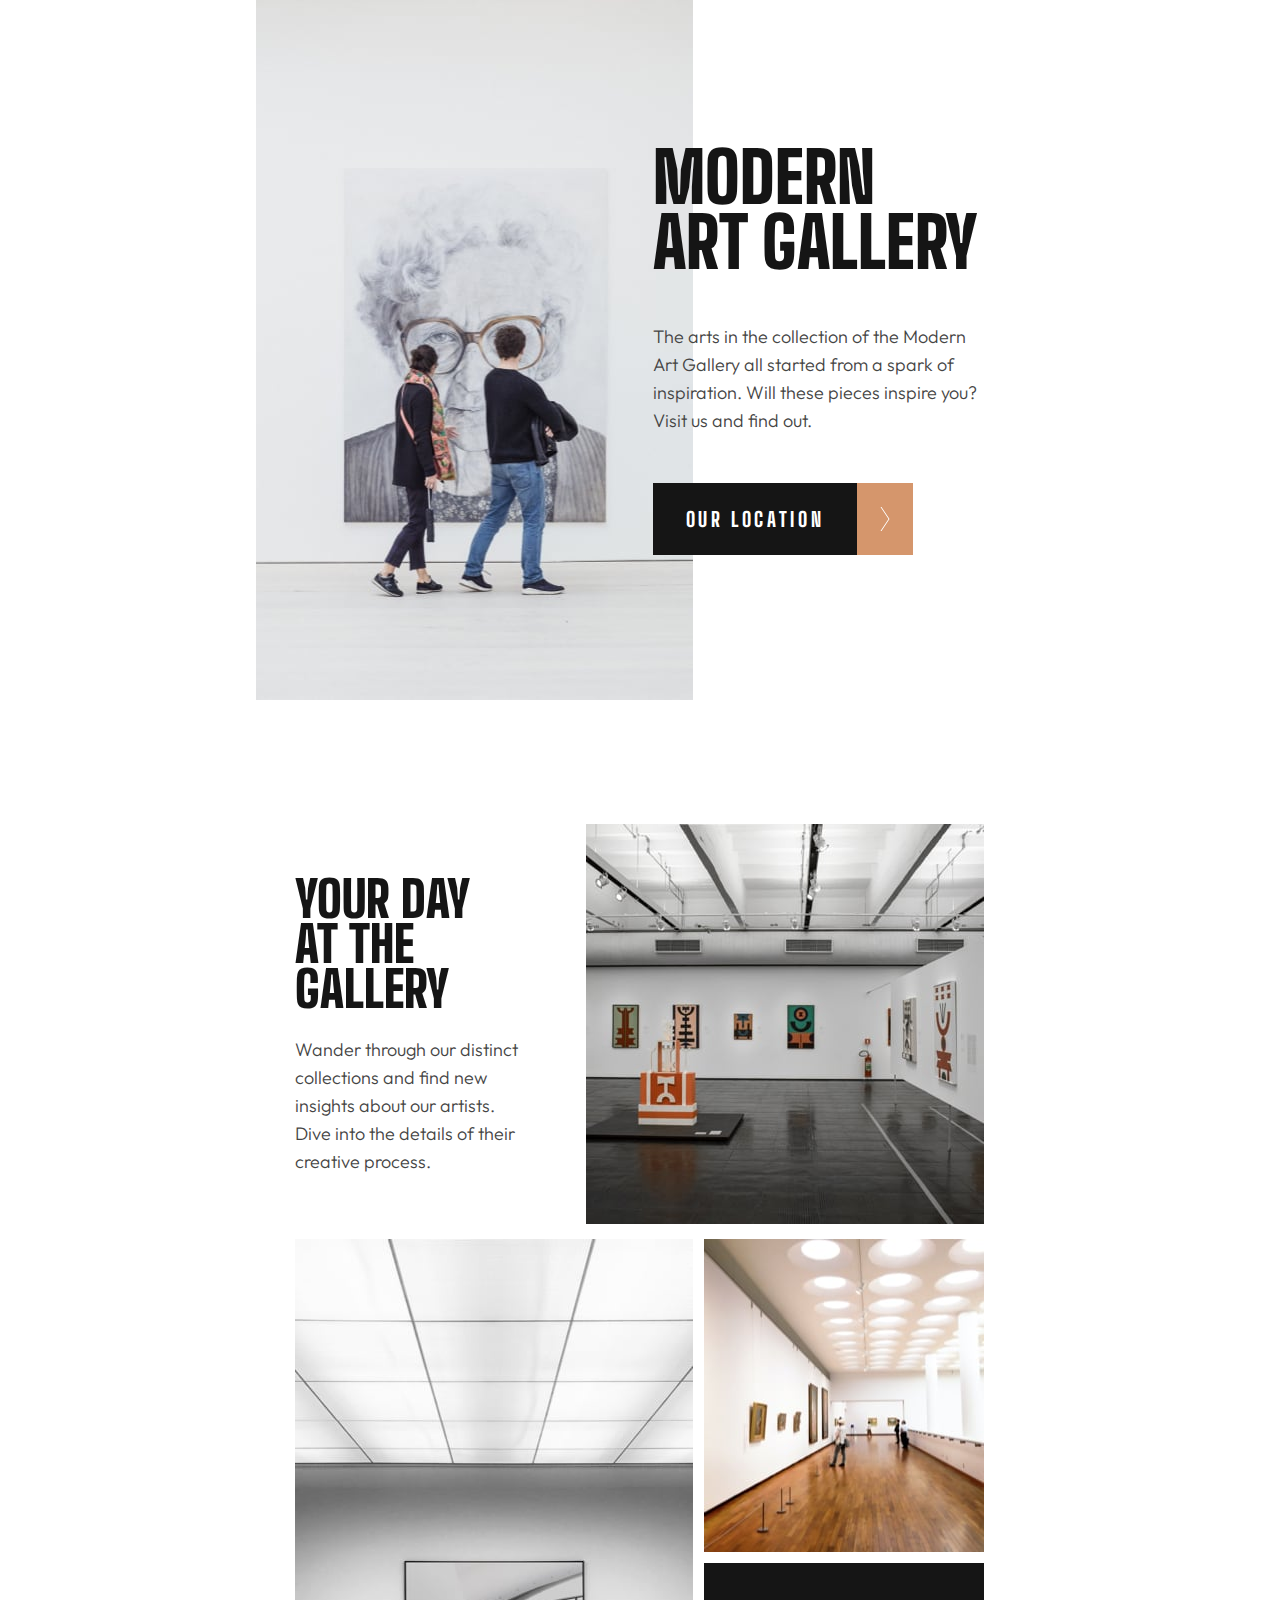
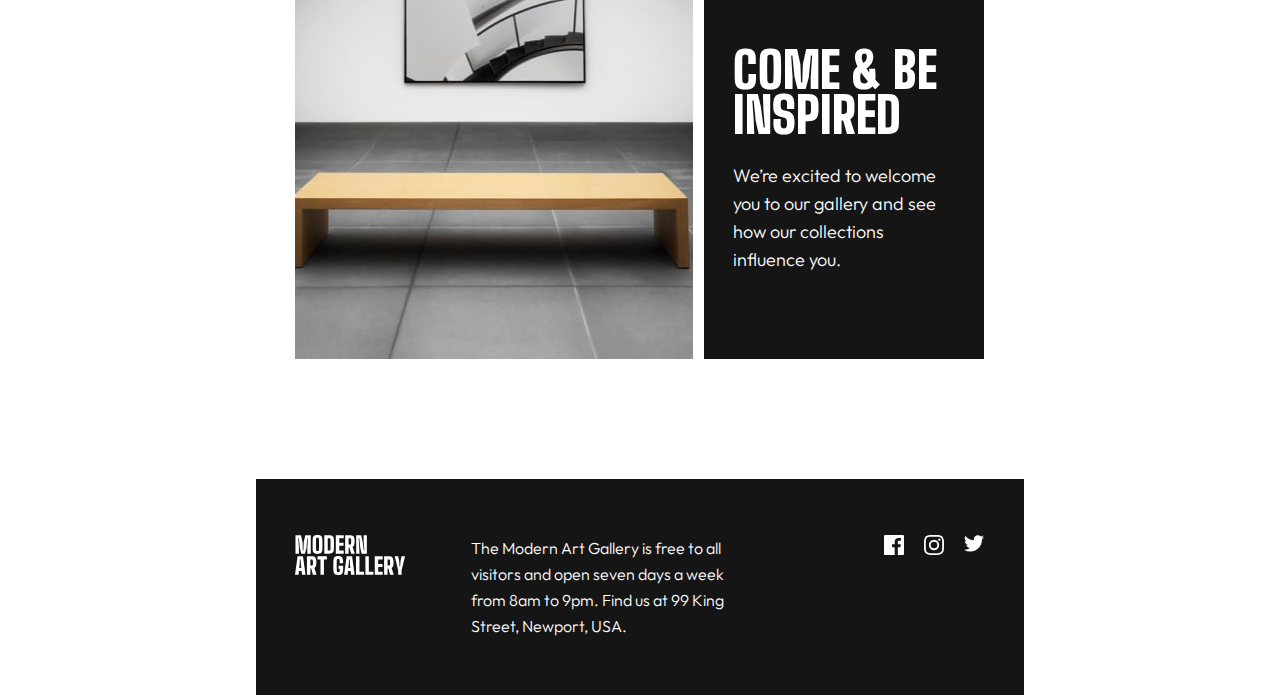
<file: index.html>
<!DOCTYPE html>
<html lang="en">
<head>
    <meta charset="UTF-8">
    <meta http-equiv="X-UA-Compatible" content="IE=edge">
    <meta name="viewport" content="width=device-width, initial-scale=1.0">
    <title>Art Gallery</title>
    <link rel="stylesheet" href="./css/style.css">
    <link 
        rel="icon"
        type="image/png"
        sizes="32x32"
        href="./images/favicon-32x32.png"
    />
</head>
<body>
    <div class="breakpoint-size">

                                        <!--Home Page (Header)-->

        <div class="header">                    
            <div class="black-container"></div>

            <div class="hero-image">
                <img class="hero-image_mobile" src="./images/mobile/image-hero.jpg" alt="">
                <img class="hero-image_tablet" src="./images/tablet/image-hero.jpg" alt="">
                <img class="hero-image_desktop" src="./images/desktop/image-hero.jpg" alt="">
            </div>


            <div class="header-aside">
                <h1>MODERN<br>ART GALL<a class="blackpeace">ERY</a></h1>

                <p>The arts in the collection of the Modern Art Gallery all started from a spark of inspiration. Will these pieces inspire you? Visit us and find out.</p>
                
                <a href="location.html">
                    <div class="button-next">
                        <div class="ourlocation-container">
                            <h6>OUR LOCATION</h6>
                        </div>
                        
                        <div class="arrowright-container">
                            <img src="./images/icon-arrow-right.svg" alt="">
                        </div>
                    </div>
                </a>
            </div>
        </div>





                                                <!--Home Page (Main)-->
        <div class="main">                          
            <div class="main-container1">
                <div class="main-grids1">
                    <img class="grid1-mobile" src="./images/mobile/image-grid-1.jpg" alt="">
                    <img class="grid1-tablet" src="./images/tablet/image-grid-1.jpg" alt="">
                    <img class="grid1-desktop" src="./images/desktop/image-grid-1.jpg" alt="">
                </div>
                
                
                <div class="main-grid1-texts">
                    <h2 class="variant-h2-1">Your Day<br>
                    at the Gallery</h2>

                    <h2 class="variant-h2-2">Your day<br>at the<br>gallery</h2>

                    <h2 class="variant-h2-3">Your day at<br>the gallery</h2>
    
                    <p>Wander through our distinct collections and find new insights about our artists. Dive into the details of their creative process.</p>
                </div>
                
            </div>
            
            <img class="grid2-mobile" src="./images/mobile/image-grid-2.jpg" alt="">
            <img class="grid2-tablet" src="./images/tablet/image-grid-2.jpg" alt="">
            <img class="grid2-desktop" src="./images/desktop/image-grid-2.jpg" alt="">

            <img class="grid3-mobile" src="./images/mobile/image-grid-3.jpg" alt="">
            <img class="grid3-tablet" src="./images/tablet/image-grid-3.jpg" alt="">
            <img class="grid3-desktop" src="./images/desktop/image-grid-3.jpg" alt="">
            
            <div class="main-container2">
                <h3>COME & BE <br> INSPIRED</h3>
                
                <p>We’re excited to welcome you to our gallery and see how our collections influence you.</p>
            </div>
        </div>




                                        <!--Home Page (Footer)-->
        <div class="footer">                      
            <div class="logo-footer-homeP">
                <img class="logo-light" src="./images/logo-light.svg" alt="">
            </div>
            
            <p>The Modern Art Gallery is free to all visitors and open seven days a week from 8am to 9pm. Find us at 99 King Street, Newport, USA.</p>
            
            <div class="social-container">
                <div class="fb-l">
                    <img class="facebook-light" src="./images/icon-facebook.svg" alt="">
                </div>
                
                <div class="inst-l">
                    <img class="instagram-light" src="./images/icon-instagram.svg" alt="">
                </div>
                <div class="twitt-l">
                    <img class="twitter-light" src="./images/icon-twitter.svg" alt="">
                </div>
            </div>
        </div>

    </div>
</body>
</html>
</file>
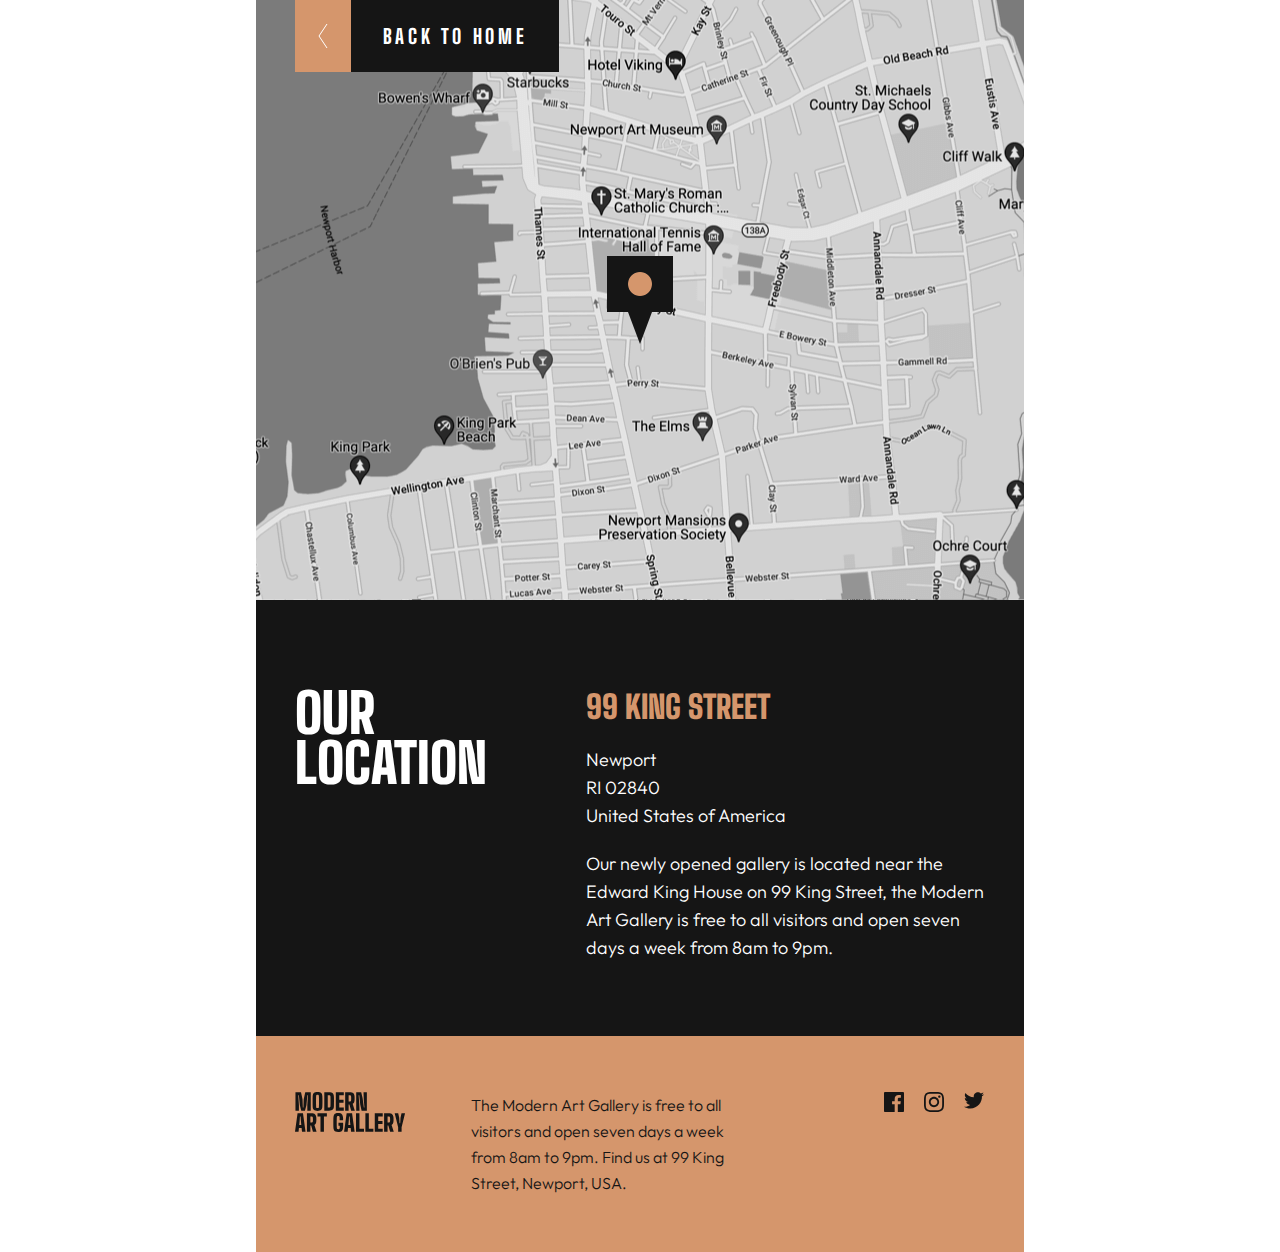
<file: location.html>
<!DOCTYPE html>
<html lang="en">
<head>
    <meta charset="UTF-8">
    <meta http-equiv="X-UA-Compatible" content="IE=edge">
    <meta name="viewport" content="width=device-width, initial-scale=1.0">
    <title>Location</title>
    <link rel="stylesheet" href="./css/style.css">
    <link 
        rel="icon"
        type="image/png"
        sizes="32x32"
        href="./images/favicon-32x32.png"
    />
</head>
<body>
    <div class="breakpoint-size">
                                            <!--Location Page (location-container)-->
        <div class="location-container">               
            <div class="map-image">
                <img class="map-image_mobile" src="./images/mobile/image-map.png" alt="">
                <img class="map-image_tablet" src="./images/tablet/image-map.png" alt="">
                <img class="map-image_desktop" src="./images/desktop/image-map.png" alt="">
            </div>
            
            <a href="index.html">
                <div class="button-back">
                    <div class="arrowleft-container">
                        <img class="arrowleft" src="./images/icon-arrow-left.svg" alt="">
                    </div>
                    
                    <div class="backtohome-container">
                        <h6>BACK TO HOME</h6>
                    </div>
                </div>
            </a>
        </div>


                                             <!--Location Page (location-main)-->
        <div class="location-main">                     
            <div class="location-title">
                <h4>OUR LOCATION</h4>
            </div>
            
            <div class="location-flex">
                
                <h5>99 King Street</h5>

            <address class="add">
                <p>Newport</p>
                <p>RI 02840</p>
                <p>United States of America</p>
            </address>
            
            <p>Our newly opened gallery is located near the Edward King House on 99 King Street, the Modern Art Gallery is free to all visitors and open seven days a week from 8am to 9pm.</p>
            </div>
            
        </div>

                                            <!--Location Page (location-footer)-->
        <div class="location-footer">
            
            <div class="logo-footer">
                <img class="logo-dark" src="./images/logo-dark.svg" alt="">
            </div>
            
            <p>The Modern Art Gallery is free to all visitors and open seven days a week from 8am to 9pm. Find us at 99 King Street, Newport, USA.</p>
            
            <div class="social-container_location">
                <div class="fb-d">
                    <img class="facebook-dark" src="./images/facebook-dark.svg" alt="">
                </div>

                <div class="inst-d">  
                    <img class="instagram-dark" src="./images/instagram-dark.svg" alt="">
                </div>
                <div class="twitt-d"> 
                    <img class="twitter-dark" src="./images/twitter-dark.svg" alt="">
                </div>
                
            </div>
        </div>

    </div>
</body>
</html>
</file>
<file: css/style.css>
@import url('https://fonts.googleapis.com/css2?family=Big+Shoulders+Display:wght@800;900&family=Outfit:wght@300&display=swap');


/********************************************RESET CSS*************************************************************/
* {
    margin: 0;
    padding: 0;
    box-sizing: border-box;
}

body {
    font-family: 'Big Shoulders Display', cursive;
    font-family: 'Outfit', sans-serif;

    display: flex;
    justify-content: center;
    align-items: center;
}

p { 
    font-family: 'Outfit', sans-serif;
    font-weight: 300;
 }

a { text-decoration: none; }

h1, h2, h3, h4, h5, h6 { font-family: 'Big Shoulders Display', cursive; }

h1, h2, h3, h4, h5 { font-weight: 900; }

h6 { font-weight: 800; }

                


/*******************************************Home Page  (Header) - Mobile***********************************************/
                                   

.breakpoint-size {
    width: 375px;
    background: #FCFAF9;
}
                                
.header-aside > h1 {
    width: 343px;
    height: 110px;
    margin-top: 32px;
    margin-left: 16px;
    font-size: 60px;
    line-height: 55px;

    color: #151515;
}

.header-aside > p {
    width: 343px;
    height: 112px;
    margin-top: 32px;
    margin-left: 16px;
    margin-right: 16px;
    font-size: 18px;
    line-height: 28px;

    color: #444444;
}

.ourlocation-container {
    width: 204px;
    height: 72px;

    display: flex;
    justify-content: center;
    align-items: center;

    background: #151515;
}


.ourlocation-container > h6 {
    font-size: 20px;
    letter-spacing: 3.64px;
    color: white;
}

.arrowright-container {
    width: 56px;
    height: 72px;

    display: flex;
    justify-content: center;
    align-items: center;

    background: #d5966c;
}

.button-next {
    margin-left: 16px;
    margin-top: 32px;

    display: flex;
}



/******************************************Home Page (Main) - Mobile*************************************************/

.main {
    padding-left: 16px;
    padding-right: 16px;
    margin-top: 120px;
}

.variant-h2-1  {
    margin-top: 25px;
    height: 90px;
    line-height: 45px;
    font-size: 50px;
    
    text-transform: uppercase;
    color: #151515;
}

.main-grid1-texts > p {
    margin-top: 21px;
    width: 343px;
    height: 112px;
    line-height: 28px;
    font-size: 18px;
    
    color: #444444;
}

.grid2-mobile { margin-top: 32px; }

.grid3-mobile { margin-top: 16px; }

.main-container2 {
    margin-top: 16px;
    width: 343px;
    height: 293px;
    background: #151515;

    padding: 48px 24px 47px 24px;
}

.main-container2 > h3 {
    font-size: 50px;
    line-height: 45px;
    color: white;
}

.main-container2 > p {
    margin-top: 24px;
    font-size: 18px;
    line-height: 28px;
    color: white;
}


/*********************************************Home Page (Footer) - Mobile*********************************************/

.footer {
    width: 375px;
    height: 336px;
    background: #151515;
    margin-top: 120px;

    padding: 48px 32px 48px 32px;
}

.footer > p {
    margin-top: 38px;
    font-size: 16px;
    line-height: 26px;

    color: white;
}

.social-container  {
    display: flex;
    margin-top: 38px;
    gap: 20px;
}



/******************************************Location Page (Location Container) - Mobile********************************/
.map-image_mobile {
    position: relative;
}

.arrowleft-container {
    width: 56px;
    height: 72px;
    background: #d5966c;

    display: flex;
    justify-content: center;
    align-items: center;
}

.backtohome-container {
    width: 208px;
    height: 72px;
    background: #151515;

    display: flex;
    justify-content: center;
    align-items: center;
}

.backtohome-container > h6 {
    font-size: 20px;
    letter-spacing: 3.64px;

    color: white;
}

.button-back {
    display: flex;
    position: absolute;

    margin-top: -554px;
}



/********************************************Location Page (Location-main) - Mobile************************************/
.location-main {
    margin-top: -4px;
    width: 375px;
    height: 493px;
    background: #151515;

    padding: 48px 16px 56px 16px;
}

.location-title{
    font-size: 50px;
    color: white;
}

.location-flex > h5 {
    font-size: 32px;
    color: #d5966c;
    margin-top: 48px;
    text-transform: uppercase;
}

.add > p {
    font-size: 18px;
    line-height: 28px;
    font-style: normal;
    color: white;
}

.add { margin-top: 20px; }

.location-flex > p {
    margin-top: 20px;
    font-size: 18px;
    line-height: 28px;
    color: white;
}



/*********************************************Location Page (location-footer) - Mobile*******************************/

.location-footer {
    width: 375px;
    height: 336px;
    background: #d5966c;

    padding: 48px 32px 48px 32px;
}

.location-footer > p {
    margin-top: 38px;
    font-size: 16px;
    line-height: 26px;
    color: #151515;
}

.social-container_location {
    display: flex;
    margin-top: 38px;
    gap: 20px;
}






/**************************************************Tablet Size********************************************************/

@media only screen and (max-width: 767px) {

    .hero-image_tablet { display: none; }

    .variant-h2-2 { display: none; }

    .grid1-tablet,
    .grid2-tablet,
    .grid3-tablet {
        display: none;
    }

    .map-image_tablet { display: none; }
}

@media only screen and (min-width: 768px) {

    .breakpoint-size {
        width: 768px;
        background: white;
    }
                                /*HEADER*/
    .hero-image_mobile { display: none; }

    .header-aside {
        margin-top: 145px;
        margin-left: -40px;
    }

    .header-aside > h1 {
        width: 339px;
        height: 130px;
        font-size: 70px;
        line-height: 65px;
        margin-top: 0px;
        margin-left: 0px;
    }

    .header-aside > p {
        width: 339px;
        margin-top: 48px;
        margin-left: 0px;
        margin-right: 0px;
    }

    .button-next {
        margin-left: 0px;
        margin-top: 48px;
    }

    .header { display: flex; }


                        
                                /*MAIN*/
    .variant-h2-1 {
        display: none;
    }

    .variant-h2-2 {
        width: 223px;
        height: 135px;
        font-size: 50px;
        line-height: 45px;
        color: #151515;
        text-transform: uppercase;
    }

    .main-grid1-texts > p {
        width: 223px;
        height: 140px;
        margin-top: 24px;
    }

    .main {
        padding-left: 39px;
        padding-right: 40px;
    }

    .main-container1 {
        display: flex;
        align-items: center;
        flex-direction: row-reverse;
        justify-content: space-between;
    }

    .grid1-mobile,
    .grid2-mobile,
    .grid3-mobile {
        display: none;
    }

    .grid2-tablet { margin-top: 11px; }

    .grid3-tablet {
        display: flex;
        margin-left: 409px;
        margin-top: -724px;
    }

    .main-container2 {
        margin-left: 409px;
        margin-top: 11px;
        width: 280px;
        height: 396px;
   
        padding: 85px 28px 85px 29px;
   }




                            /*FOOTER*/
    .footer {
        display: flex;
        width: 768px;
        height: 216px;

        padding: 56px 40px 56px 39px;
    }

    .footer > p {
        margin-top: 0px;
        margin-left: 65px;
        width: 281px;
        height: 104px;
    }

    .social-container  {
        margin-top: 0px;
        margin-left: 133px;
    }

                                /*LOCATION P*/

    .map-image_mobile { display: none; }

    .map-image_tablet { position: relative; }

    .button-back {
        display: flex;
        position: absolute;
        margin-left: 39px;
        margin-top: -604px;
    }



                                /*LOCATION-Main*/
    .location-main {
        width: 768px;
        height: 436px;

        padding: 88px 40px 80px 39px;

        display: flex;
        justify-content: space-between;
    }

    .location-title {
        font-size: 55px;
        line-height: 50px;
        width: 223px;
        height: 100px;
    }

    .location-flex > h5 { margin-top: 0px; }

    .location-flex > p {
        width: 398px;
        height: 112px;
    }




                                /*LOCATION-FOOTER*/
    .location-footer {
        width: 768px;
        height: 216px;

        padding: 56px 40px 56px 39px;

        display: flex;
    }

    .location-footer > p {
        margin-top: 0px;
        width: 281px;
        height: 104px;
        margin-left: 65px;
    }

    .social-container_location {
        margin-top: 0px;
        margin-left: 133px;
    }
}








/**************************************************DESKTOP SIZE********************************************************/

@media only screen and (max-width: 1439px) {

    .black-container { display: none; }

    .hero-image_desktop { display: none; }

    .variant-h2-3 { display: none; }

    .grid1-desktop,
    .grid2-desktop,
    .grid3-desktop {
        display: none;
    }
    
    .map-image_desktop { display: none; }
}

@media only screen and (min-width: 1440px) {

                                /*HEADER*/
    .breakpoint-size { width: 1440px; }

    .black-container {
        width: 450px;
        height: 800px;
        background: #151515;
    }

    .hero-image_tablet { display: none; }

    .header-aside > h1 {
        width: 514px;
        height: 176px;
        font-size: 96px;
        line-height: 88px;
        color: white;

        margin-left: -826px;
        margin-top: 30px;
    }

    .blackpeace { color: #151515; }

    .header-aside > p {
        width: 350px;
        height: 160px;
        font-size: 22px;
        line-height: 32px;
        margin-top: -170px;
        margin-left: -24px;
    }

    .button-next {
        margin-top: 64px;
        margin-left: -24px;
    }

                                /*MAIN*/
    .main {
        padding-left: 165px;
        padding-right: 164px;
        margin-top: 180px;
    }

    .variant-h2-2 { display: none; }

    .variant-h2-3 {
        width: 350px;
        height: 120px;
        font-size: 60px;
        line-height: 60px;

        color: #151515;
        text-transform: uppercase;
    }

    .main-grid1-texts > p {
        width: 350px;
        height: 128px;

        font-size: 22px;
        line-height: 32px;
    }

    .grid1-tablet,
    .grid2-tablet,
    .grid3-tablet {
        display: none;
    }

    .grid2-desktop { margin-top: 30px; }

    .grid3-desktop { 
        display: flex;
        margin-left: 665px;
        margin-top: -724px;
    }

    .main-container2 {

        margin-left: 665px;
        margin-top: 30px;
        width: 445px;
        height: 377px;

        padding: 65px 47px 64px 48px;
    }

    .main-container2 > h3 {
        font-size: 60px;
        line-height: 60px;
    }

    .main-container2 > p {
        margin-top: 32px;
        font-size: 22px;
        line-height: 32px;
    }




                    
                                /*FOOTER*/
    .footer {
        width: 1440px;
        height: 244px;
    
        padding: 80px 165px 80px 165px;
    }
    
    .footer > p {
        margin-left: 140px;
        width: 430px;
        height: 84px;
        font-size: 18px;
        line-height: 28px;
    }
    
    .social-container  { margin-left: 280px; }




                                /*LOCATION D*/
    .map-image_tablet { display: none; }

    .button-back { margin-left: 156px; }


                                /*LOCATION-MAIN*/
    .location-main {
        width: 1440px;
        height: 548px;

        padding: 104px 165px 128px 165px;
    }

    .location-title > h4 {
        width: 350px;
        height: 140px;
        font-size: 70px;
        line-height: 70px;
    }

    .location-flex > h5 { font-size: 36px; }

    .add {
        font-size: 22px;
        line-height: 32px;
        margin-top: 24px;
    }

    .location-flex > p {
        margin-top: 32px;
        font-size: 22px;
        line-height: 32px;
        width: 540px;
        height: 128px;
    }




                                /*LOCATION-FOOTER*/
    .location-footer {
        width: 1440px;
        padding: 80px 165px 80px 165px;
    }

    .location-footer > p {
        width: 430px;
        height: 84px;
        font-size: 18px;
        line-height: 28px;

        margin-left: 140px;
    }
    
    .social-container_location {
        margin-left: 280px; }
    }
</file>
